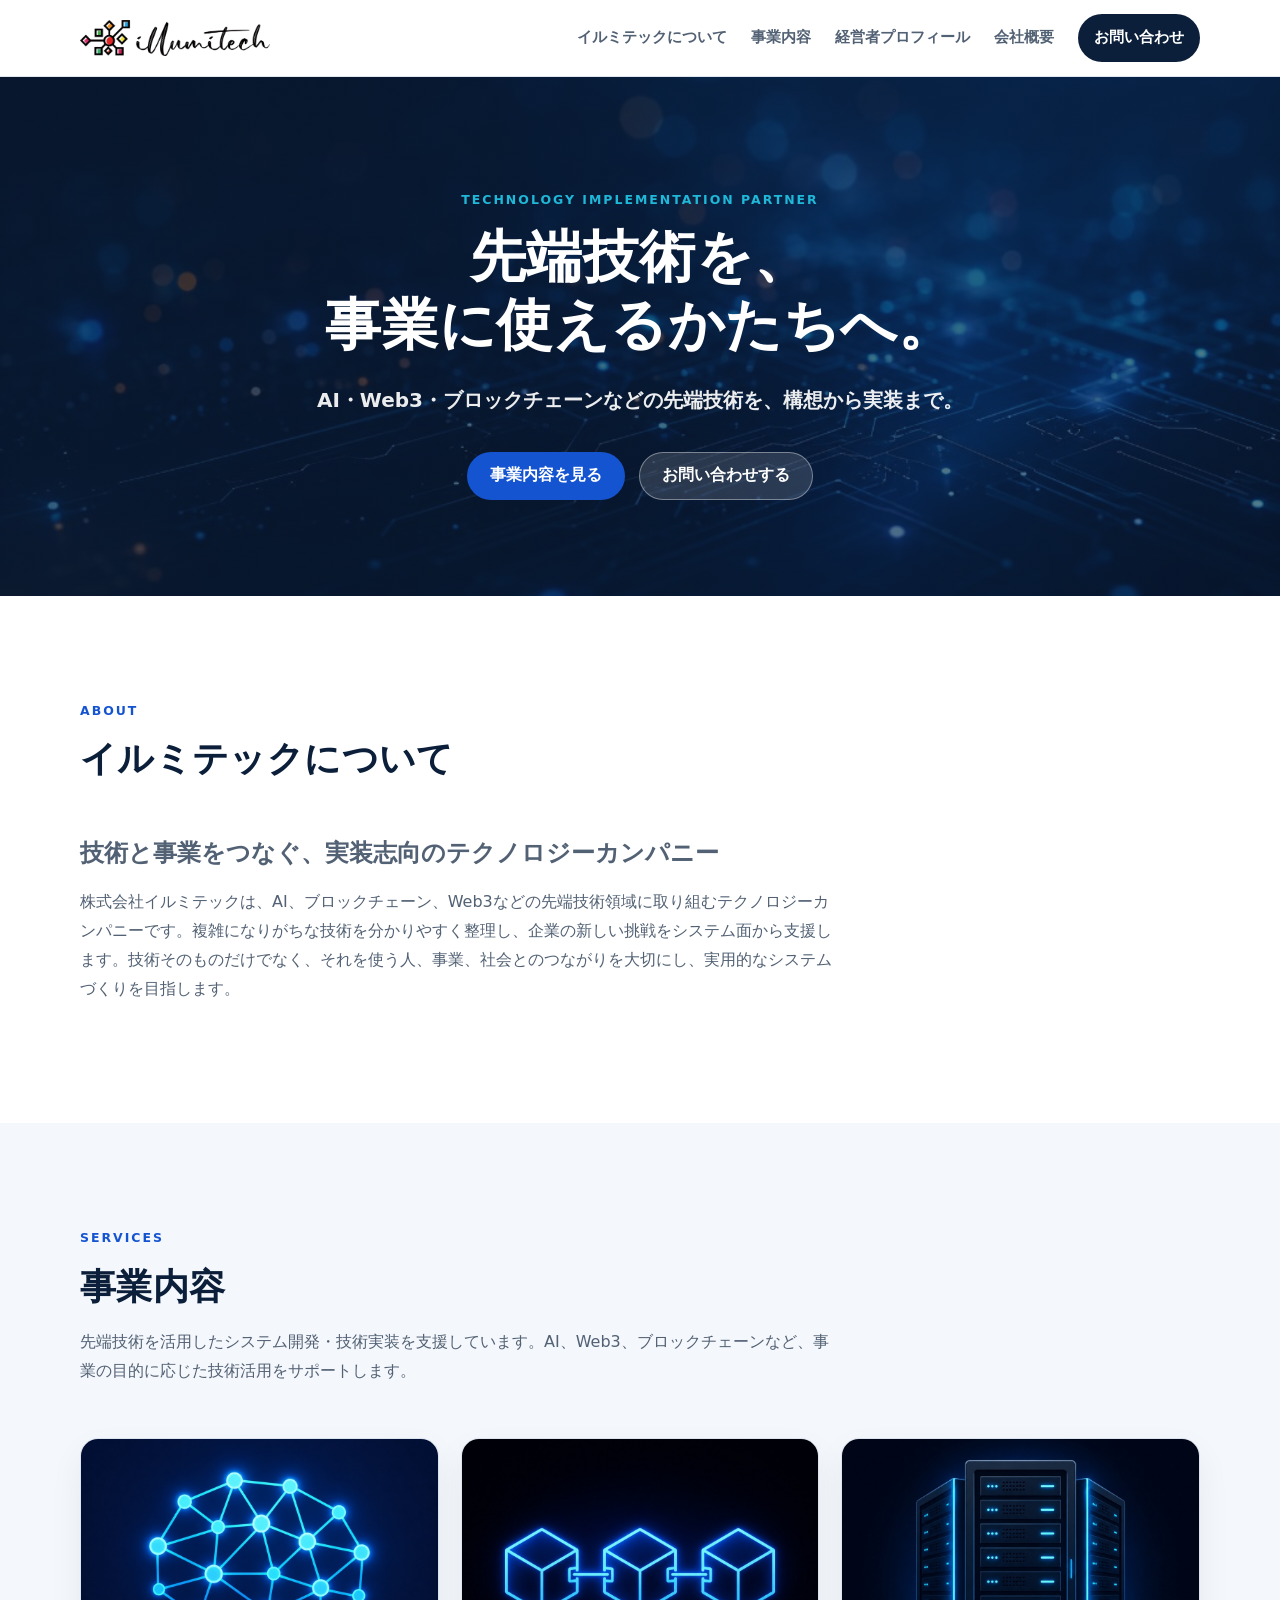
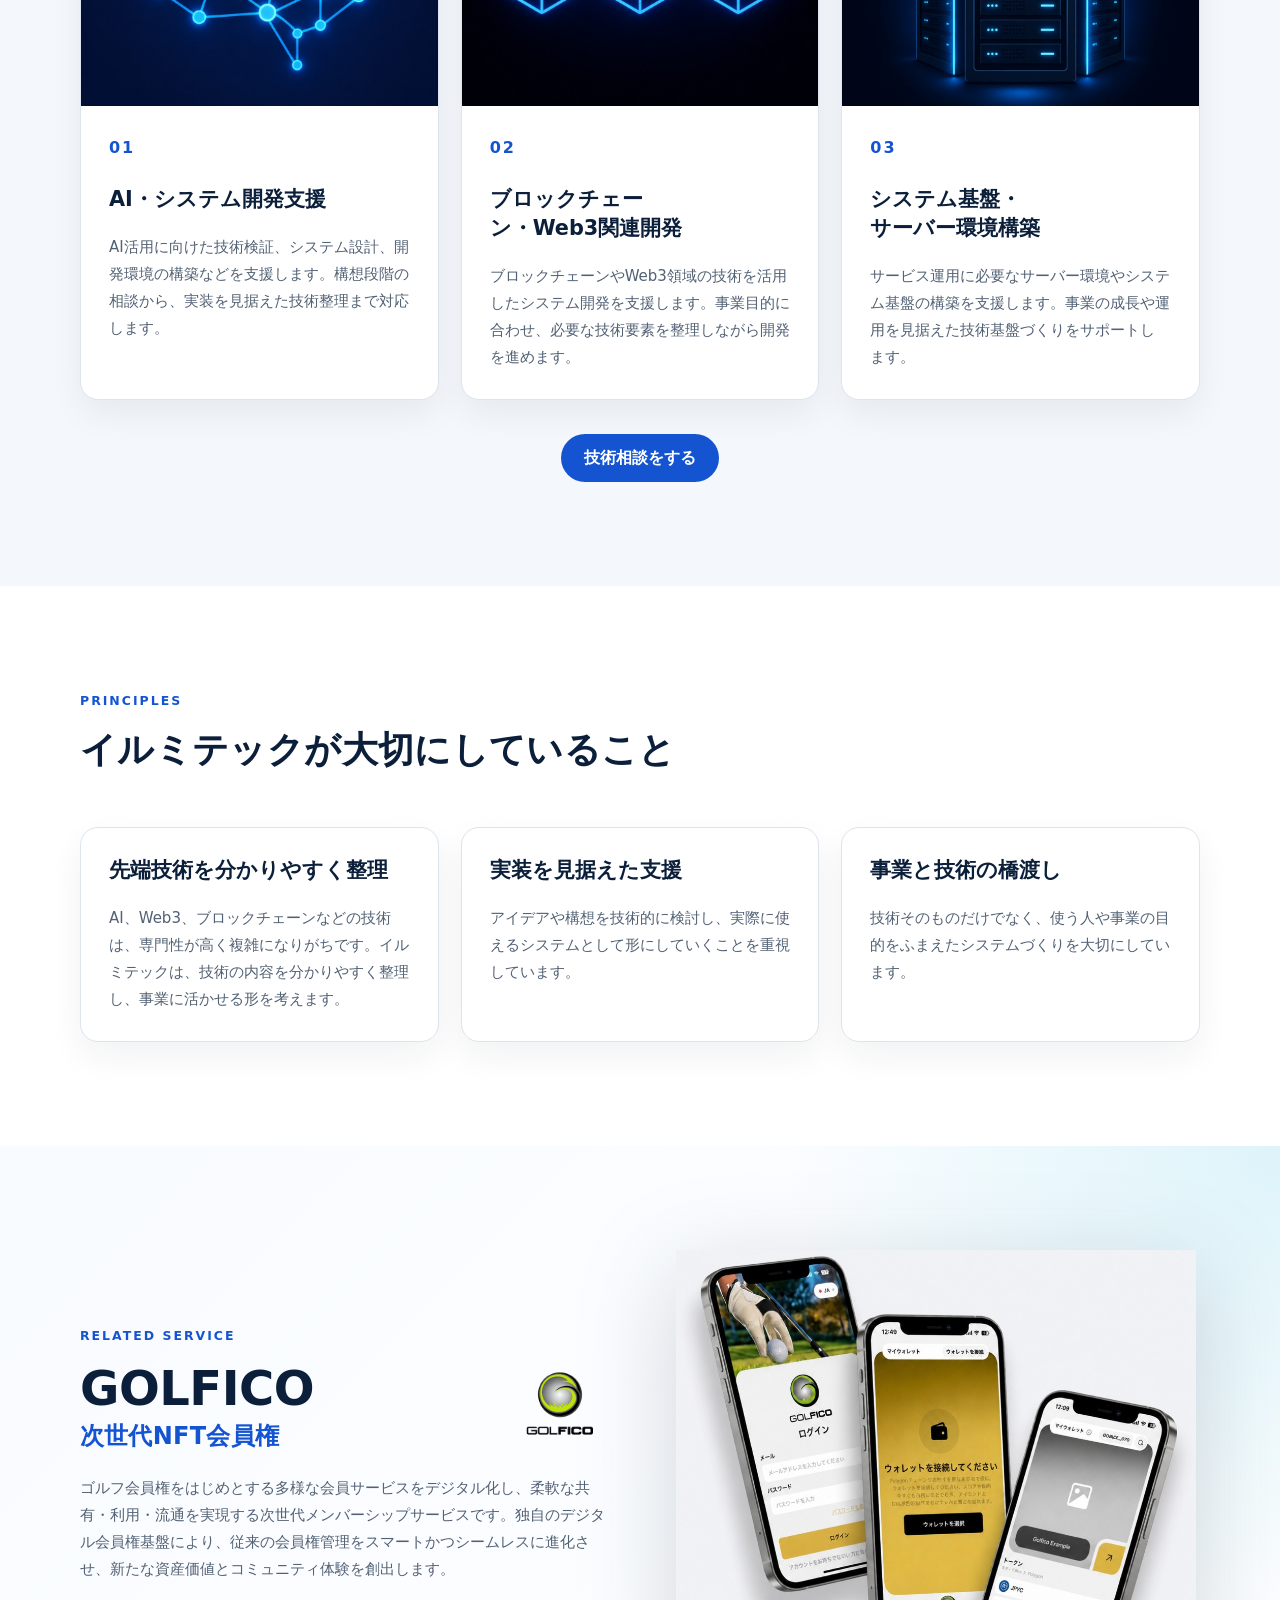
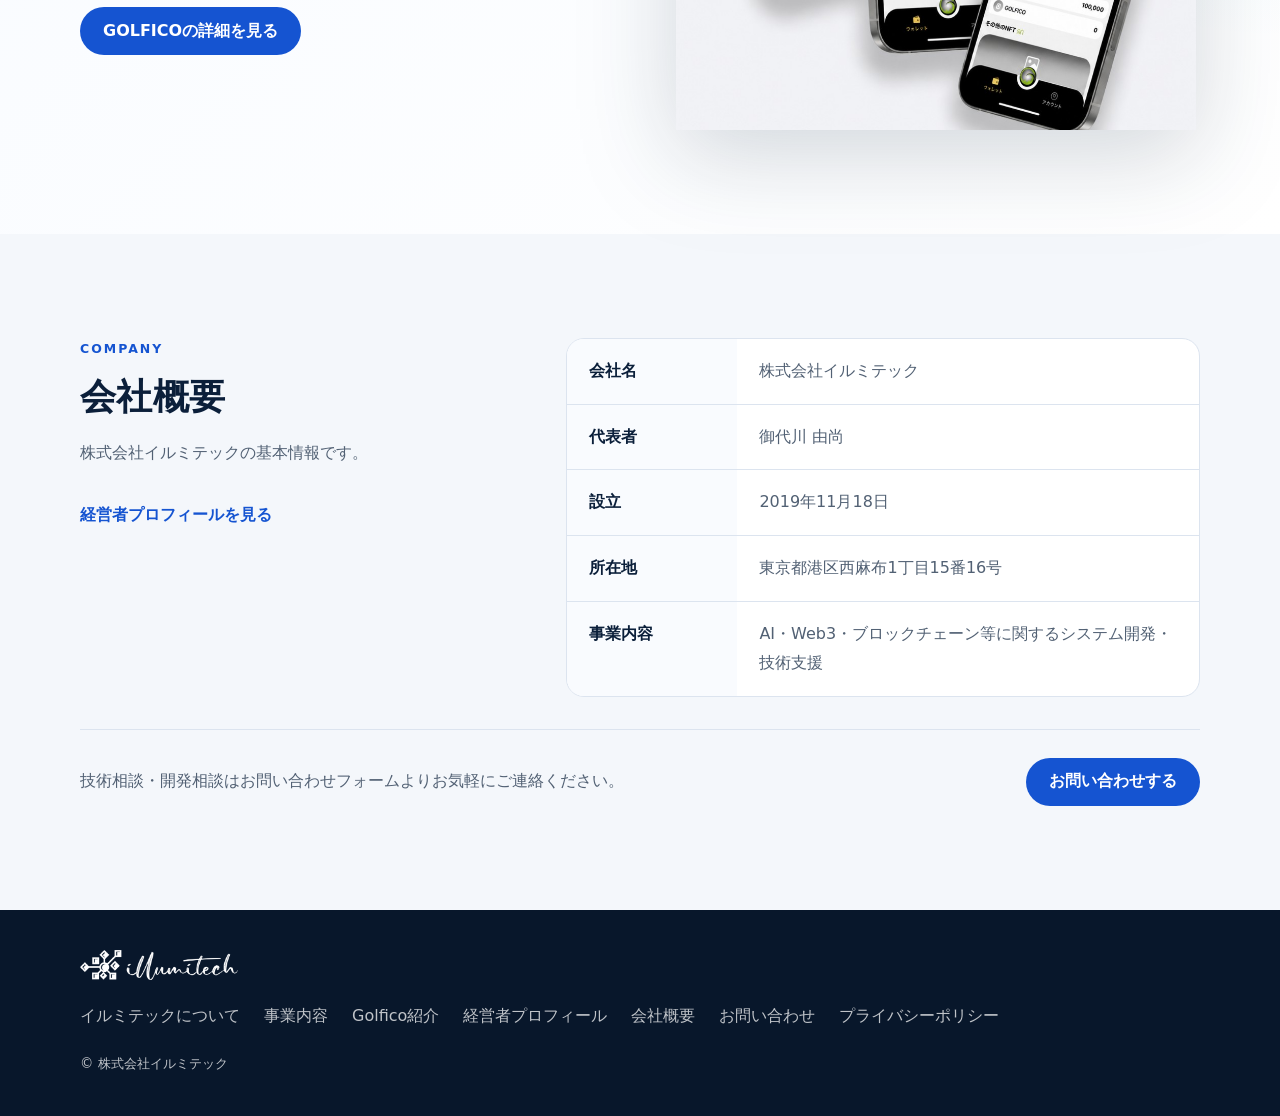
<file: index.html>
<!doctype html>
<html lang="ja">
  <head>
    <meta charset="utf-8" />
    <meta name="viewport" content="width=device-width, initial-scale=1" />
    <meta
      name="description"
      content="株式会社イルミテックは、AI・Web3・ブロックチェーンなどの先端技術領域において、システム設計・開発・実装を支援する会社です。"
    />
    <title>株式会社イルミテック | 先端技術を、事業に使えるかたちへ。</title>
    <link rel="icon" href="assets/images/favicon.png" type="image/png" />
    <link rel="stylesheet" href="assets/css/styles.css" />
    <script src="assets/js/main.js" defer></script>
  </head>
  <body>
    <header class="site-header" data-header>
      <div class="container header-inner">
        <a class="site-logo" href="#top" aria-label="株式会社イルミテック トップへ">
          <img
            src="assets/images/logo-header.png"
            alt="株式会社イルミテック"
            class="site-logo-img"
            height="36"
            loading="eager"
          />
        </a>

        <button class="menu-toggle" type="button" aria-expanded="false" aria-controls="site-nav" data-menu-toggle>
          <span class="menu-toggle-line"></span>
          <span class="menu-toggle-line"></span>
          <span class="menu-toggle-line"></span>
          <span class="sr-only">メニューを開閉する</span>
        </button>

        <nav class="site-nav" id="site-nav" data-site-nav>
          <a href="#about">イルミテックについて</a>
          <a href="#services">事業内容</a>
          <a href="profiles.html">経営者プロフィール</a>
          <a href="#company">会社概要</a>
          <a href="contact.html" class="nav-cta">お問い合わせ</a>
        </nav>
      </div>
    </header>

    <main id="top">
      <section class="hero section">
        <div class="container hero-grid">
          <div class="hero-content">
            <p class="eyebrow">Technology Implementation Partner</p>
            <h1>
              <span class="line">先端技術を、</span><span class="line">事業に使えるかたちへ。</span>
            </h1>
            <p class="hero-lead">
              <span class="nb">AI・Web3・ブロックチェーン</span>などの先端技術を、<span class="nb">構想から実装まで。</span>
            </p>
            <div class="hero-actions">
              <a class="button button-primary" href="#services">事業内容を見る</a>
              <a class="button button-secondary" href="contact.html">お問い合わせする</a>
            </div>
          </div>

        </div>
      </section>

      <section class="section about-section" id="about">
        <div class="container">
          <div class="section-heading">
            <p class="eyebrow">About</p>
            <h2>イルミテックについて</h2>
          </div>
          <div class="section-copy">
            <p class="lead">技術と事業をつなぐ、実装志向のテクノロジーカンパニー</p>
            <p>
              株式会社イルミテックは、AI、ブロックチェーン、Web3などの先端技術領域に取り組むテクノロジーカンパニーです。複雑になりがちな技術を分かりやすく整理し、企業の新しい挑戦をシステム面から支援します。技術そのものだけでなく、それを使う人、事業、社会とのつながりを大切にし、実用的なシステムづくりを目指します。
            </p>
          </div>
        </div>
      </section>

      <section class="section section-muted" id="services">
        <div class="container">
          <div class="section-heading">
            <p class="eyebrow">Services</p>
            <h2>事業内容</h2>
            <p>
              先端技術を活用したシステム開発・技術実装を支援しています。AI、Web3、ブロックチェーンなど、事業の目的に応じた技術活用をサポートします。
            </p>
          </div>

          <div class="card-grid services-grid">
            <article class="service-card">
              <div class="service-card-image">
                <img src="assets/images/service-ai.png" alt="AIニューラルネットワークのイメージ" width="400" height="400" loading="lazy" />
              </div>
              <div class="service-card-body">
                <span class="card-number">01</span>
                <h3>AI・システム開発支援</h3>
                <p>
                  AI活用に向けた技術検証、システム設計、開発環境の構築などを支援します。構想段階の相談から、実装を見据えた技術整理まで対応します。
                </p>
              </div>
            </article>

            <article class="service-card">
              <div class="service-card-image">
                <img src="assets/images/service-blockchain.png" alt="ブロックチェーンのイメージ" width="400" height="400" loading="lazy" />
              </div>
              <div class="service-card-body">
                <span class="card-number">02</span>
                <h3>ブロックチェーン・Web3関連開発</h3>
                <p>
                  ブロックチェーンやWeb3領域の技術を活用したシステム開発を支援します。事業目的に合わせ、必要な技術要素を整理しながら開発を進めます。
                </p>
              </div>
            </article>

            <article class="service-card">
              <div class="service-card-image">
                <img src="assets/images/service-server.png" alt="サーバー基盤のイメージ" width="400" height="400" loading="lazy" />
              </div>
              <div class="service-card-body">
                <span class="card-number">03</span>
                <h3>システム基盤・サーバー環境構築</h3>
                <p>
                  サービス運用に必要なサーバー環境やシステム基盤の構築を支援します。事業の成長や運用を見据えた技術基盤づくりをサポートします。
                </p>
              </div>
            </article>
          </div>

          <div class="section-action">
            <a class="button button-primary" href="contact.html">技術相談をする</a>
          </div>
        </div>
      </section>

      <section class="section" id="strengths">
        <div class="container">
          <div class="section-heading">
            <p class="eyebrow">Principles</p>
            <h2>イルミテックが大切にしていること</h2>
          </div>

          <div class="card-grid strengths-grid">
            <article class="principle-card">
              <h3>先端技術を分かりやすく整理</h3>
              <p>
                AI、Web3、ブロックチェーンなどの技術は、専門性が高く複雑になりがちです。イルミテックは、技術の内容を分かりやすく整理し、事業に活かせる形を考えます。
              </p>
            </article>

            <article class="principle-card">
              <h3>実装を見据えた支援</h3>
              <p>
                アイデアや構想を技術的に検討し、実際に使えるシステムとして形にしていくことを重視しています。
              </p>
            </article>

            <article class="principle-card">
              <h3>事業と技術の橋渡し</h3>
              <p>
                技術そのものだけでなく、使う人や事業の目的をふまえたシステムづくりを大切にしています。
              </p>
            </article>
          </div>
        </div>
      </section>

      <section class="section related-section" id="golfico">
        <div class="container golfico-showcase">
          <div class="golfico-body">
            <p class="eyebrow">Related Service</p>
            <div class="golfico-header">
              <h2 class="golfico-title">
                <span class="golfico-title-name">GOLFICO</span>
                <span class="golfico-title-sub">次世代NFT会員権</span>
              </h2>
              <img
                src="assets/images/golfico-logo.png"
                alt="GOLFICO"
                class="golfico-inline-logo"
                width="110"
                height="110"
                loading="lazy"
              />
            </div>
            <p>
              ゴルフ会員権をはじめとする多様な会員サービスをデジタル化し、柔軟な共有・利用・流通を実現する次世代メンバーシップサービスです。独自のデジタル会員権基盤により、従来の会員権管理をスマートかつシームレスに進化させ、新たな資産価値とコミュニティ体験を創出します。
            </p>
            <a class="button button-primary" href="https://golfico.illumitech.jp" target="_blank" rel="noopener">GOLFICOの詳細を見る</a>
          </div>
          <div class="golfico-app-wrap">
            <img
              src="assets/images/golfico-app.png"
              alt="GOLFICOアプリのスクリーンショット"
              class="golfico-app-img"
              width="1024"
              height="944"
              loading="lazy"
            />
          </div>
        </div>
      </section>

      <section class="section section-muted" id="company">
        <div class="container company-grid">
          <div>
            <p class="eyebrow">Company</p>
            <h2>会社概要</h2>
            <p class="section-description">株式会社イルミテックの基本情報です。</p>
            <a class="text-link" href="profiles.html">経営者プロフィールを見る</a>
          </div>

          <dl class="company-list">
            <div>
              <dt>会社名</dt>
              <dd>株式会社イルミテック</dd>
            </div>
            <div>
              <dt>代表者</dt>
              <dd>御代川 由尚</dd>
            </div>
            <div>
              <dt>設立</dt>
              <dd>2019年11月18日</dd>
            </div>
            <div>
              <dt>所在地</dt>
              <dd>東京都港区西麻布1丁目15番16号</dd>
            </div>
            <div>
              <dt>事業内容</dt>
              <dd>AI・Web3・ブロックチェーン等に関するシステム開発・技術支援</dd>
            </div>
          </dl>
        </div>
        <div class="container company-contact-cta">
          <p>技術相談・開発相談はお問い合わせフォームよりお気軽にご連絡ください。</p>
          <a class="button button-primary" href="contact.html">お問い合わせする</a>
        </div>
      </section>

    </main>

    <footer class="site-footer">
      <div class="container footer-inner">
        <a class="footer-logo" href="#top" aria-label="株式会社イルミテック トップへ">
          <img
            src="assets/images/logo-header.png"
            alt="株式会社イルミテック"
            class="footer-logo-img"
            height="30"
            loading="lazy"
          />
        </a>
        <nav class="footer-nav" aria-label="フッターナビゲーション">
          <a href="#about">イルミテックについて</a>
          <a href="#services">事業内容</a>
          <a href="#golfico">Golfico紹介</a>
          <a href="profiles.html">経営者プロフィール</a>
          <a href="#company">会社概要</a>
          <a href="contact.html">お問い合わせ</a>
          <a href="privacy.html">プライバシーポリシー</a>
        </nav>
        <small>&copy; 株式会社イルミテック</small>
      </div>
    </footer>
  </body>
</html>
</file>
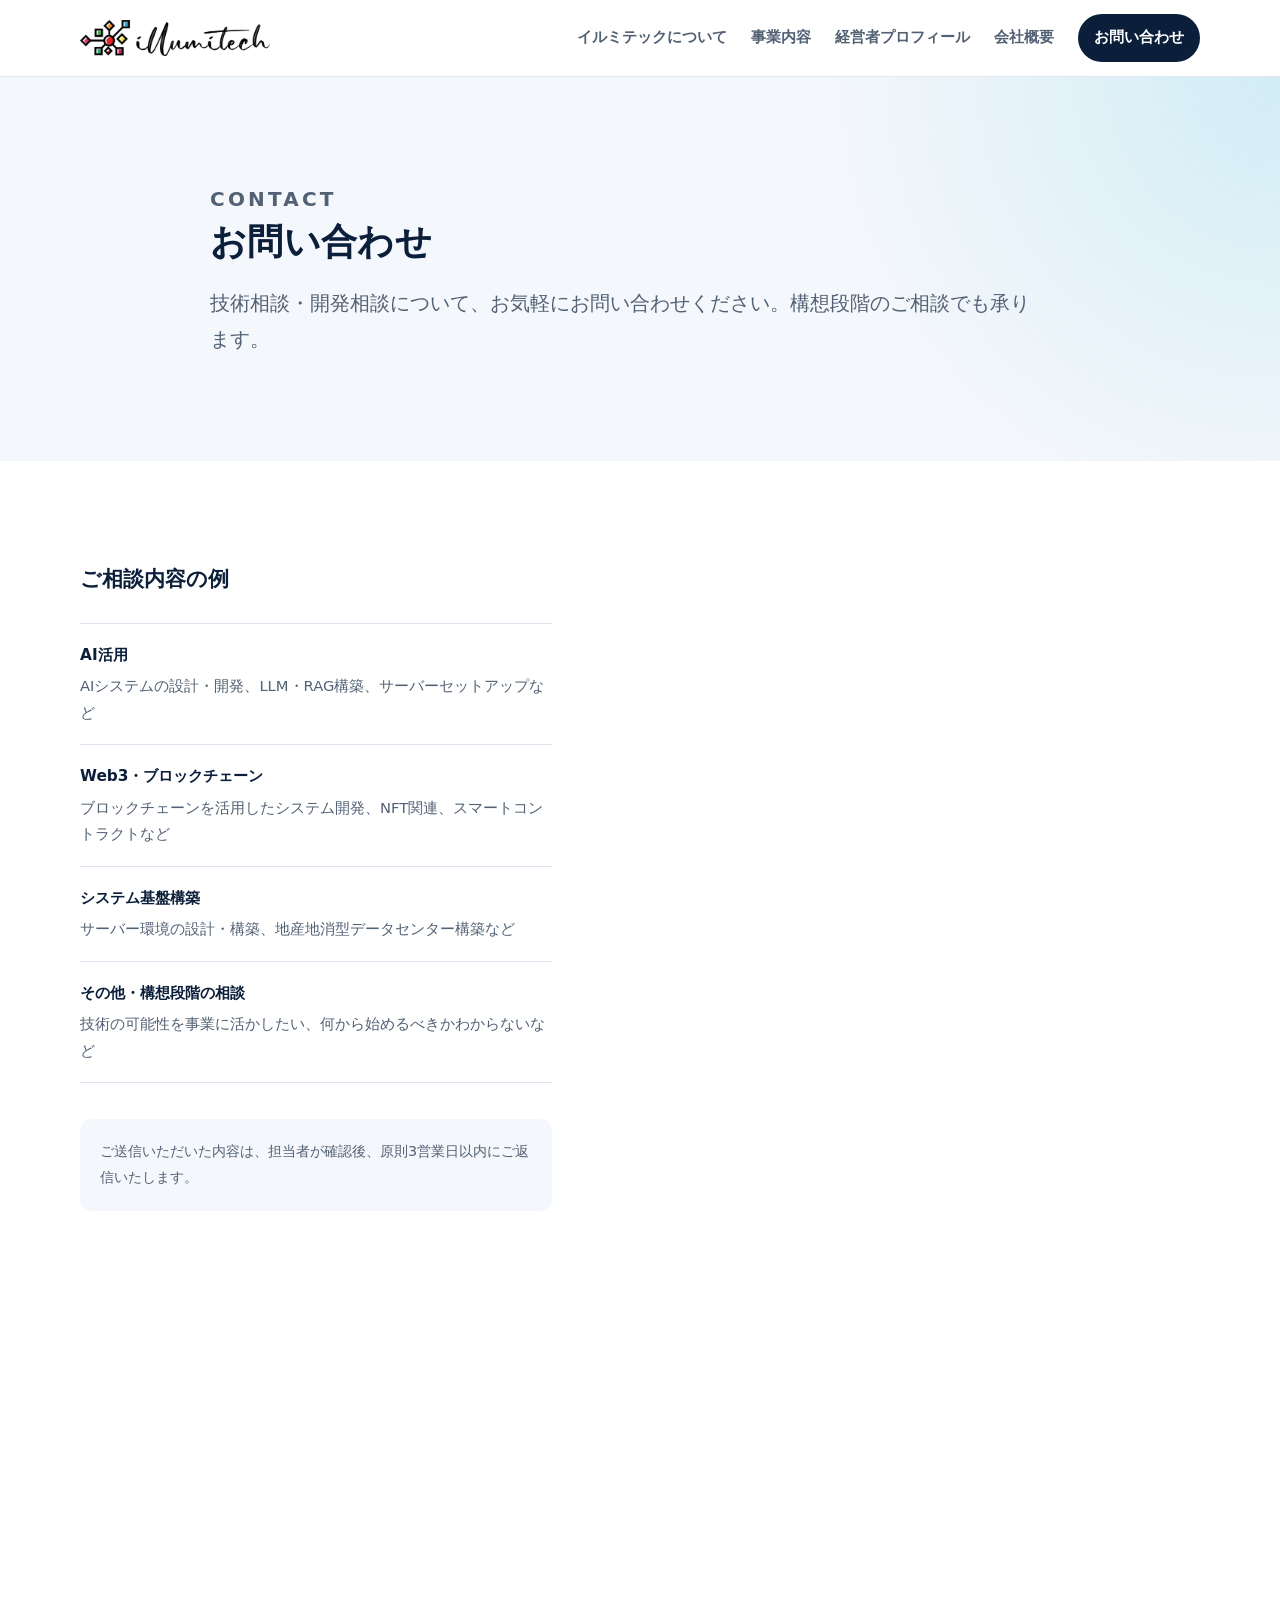
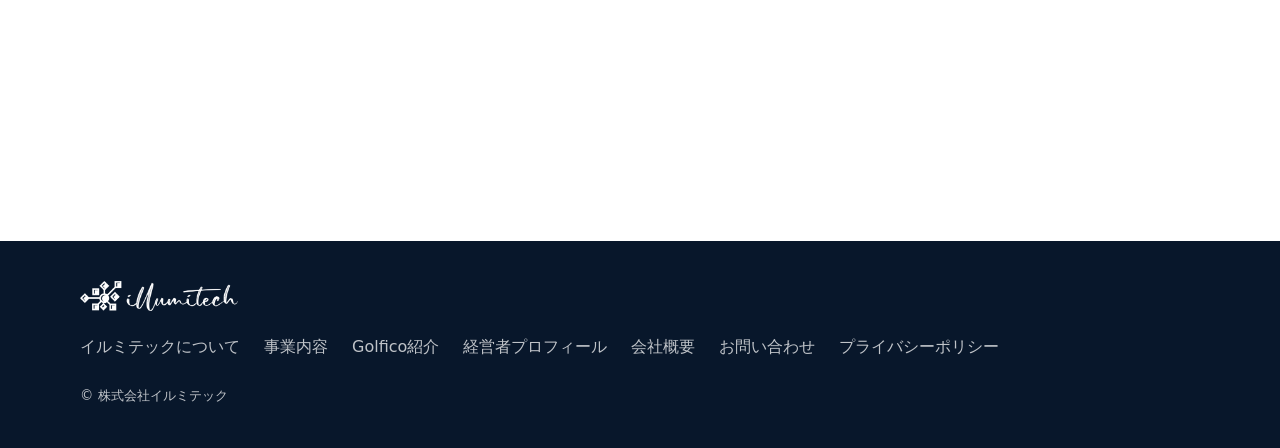
<file: contact.html>
<!doctype html>
<html lang="ja">
  <head>
    <meta charset="utf-8" />
    <meta name="viewport" content="width=device-width, initial-scale=1" />
    <meta
      name="description"
      content="株式会社イルミテックへのお問い合わせページです。AI・Web3・ブロックチェーン関連のシステム開発・技術相談をお気軽にご相談ください。"
    />
    <title>お問い合わせ | 株式会社イルミテック</title>
    <link rel="icon" href="assets/images/favicon.png" type="image/png" />
    <link rel="stylesheet" href="assets/css/styles.css" />
    <script src="assets/js/main.js" defer></script>
  </head>
  <body>
    <header class="site-header" data-header>
      <div class="container header-inner">
        <a class="site-logo" href="index.html" aria-label="株式会社イルミテック トップへ">
          <img
            src="assets/images/logo-header.png"
            alt="株式会社イルミテック"
            class="site-logo-img"
            height="36"
            loading="eager"
          />
        </a>

        <button class="menu-toggle" type="button" aria-expanded="false" aria-controls="site-nav" data-menu-toggle>
          <span class="menu-toggle-line"></span>
          <span class="menu-toggle-line"></span>
          <span class="menu-toggle-line"></span>
          <span class="sr-only">メニューを開閉する</span>
        </button>

        <nav class="site-nav" id="site-nav" data-site-nav>
          <a href="index.html#about">イルミテックについて</a>
          <a href="index.html#services">事業内容</a>
          <a href="profiles.html">経営者プロフィール</a>
          <a href="index.html#company">会社概要</a>
          <a href="contact.html" class="nav-cta" aria-current="page">お問い合わせ</a>
        </nav>
      </div>
    </header>

    <main>
      <section class="page-hero section">
        <div class="container page-hero-inner">
          <p class="eyebrow">Contact</p>
          <h1>お問い合わせ</h1>
          <p>
            技術相談・開発相談について、お気軽にお問い合わせください。構想段階のご相談でも承ります。
          </p>
        </div>
      </section>

      <section class="section">
        <div class="container contact-page-grid">
          <div class="contact-page-info">
            <h2>ご相談内容の例</h2>
            <ul class="contact-topics">
              <li>
                <strong>AI活用</strong>
                <span>AIシステムの設計・開発、LLM・RAG構築、サーバーセットアップなど</span>
              </li>
              <li>
                <strong>Web3・ブロックチェーン</strong>
                <span>ブロックチェーンを活用したシステム開発、NFT関連、スマートコントラクトなど</span>
              </li>
              <li>
                <strong>システム基盤構築</strong>
                <span>サーバー環境の設計・構築、地産地消型データセンター構築など</span>
              </li>
              <li>
                <strong>その他・構想段階の相談</strong>
                <span>技術の可能性を事業に活かしたい、何から始めるべきかわからないなど</span>
              </li>
            </ul>

            <div class="contact-note">
              <p>
                ご送信いただいた内容は、担当者が確認後、原則3営業日以内にご返信いたします。
              </p>
            </div>
          </div>

          <div class="contact-page-form-wrap">
            <iframe
              class="gform-iframe"
              src="https://docs.google.com/forms/d/e/1FAIpQLSeO542EFDXuAt5ZcGo-c73-3ImQnlW9kMUa9gy9MMEh8dxUVQ/viewform?embedded=true"
              height="1172"
              frameborder="0"
              marginheight="0"
              marginwidth="0"
              title="お問い合わせフォーム"
            >読み込んでいます…</iframe>
          </div>
        </div>
      </section>
    </main>

    <footer class="site-footer">
      <div class="container footer-inner">
        <a class="footer-logo" href="index.html" aria-label="株式会社イルミテック トップへ">
          <img
            src="assets/images/logo-header.png"
            alt="株式会社イルミテック"
            class="footer-logo-img"
            height="30"
            loading="lazy"
          />
        </a>
        <nav class="footer-nav" aria-label="フッターナビゲーション">
          <a href="index.html#about">イルミテックについて</a>
          <a href="index.html#services">事業内容</a>
          <a href="index.html#golfico">Golfico紹介</a>
          <a href="profiles.html">経営者プロフィール</a>
          <a href="index.html#company">会社概要</a>
          <a href="contact.html" aria-current="page">お問い合わせ</a>
          <a href="privacy.html">プライバシーポリシー</a>
        </nav>
        <small>&copy; 株式会社イルミテック</small>
      </div>
    </footer>
  </body>
</html>
</file>
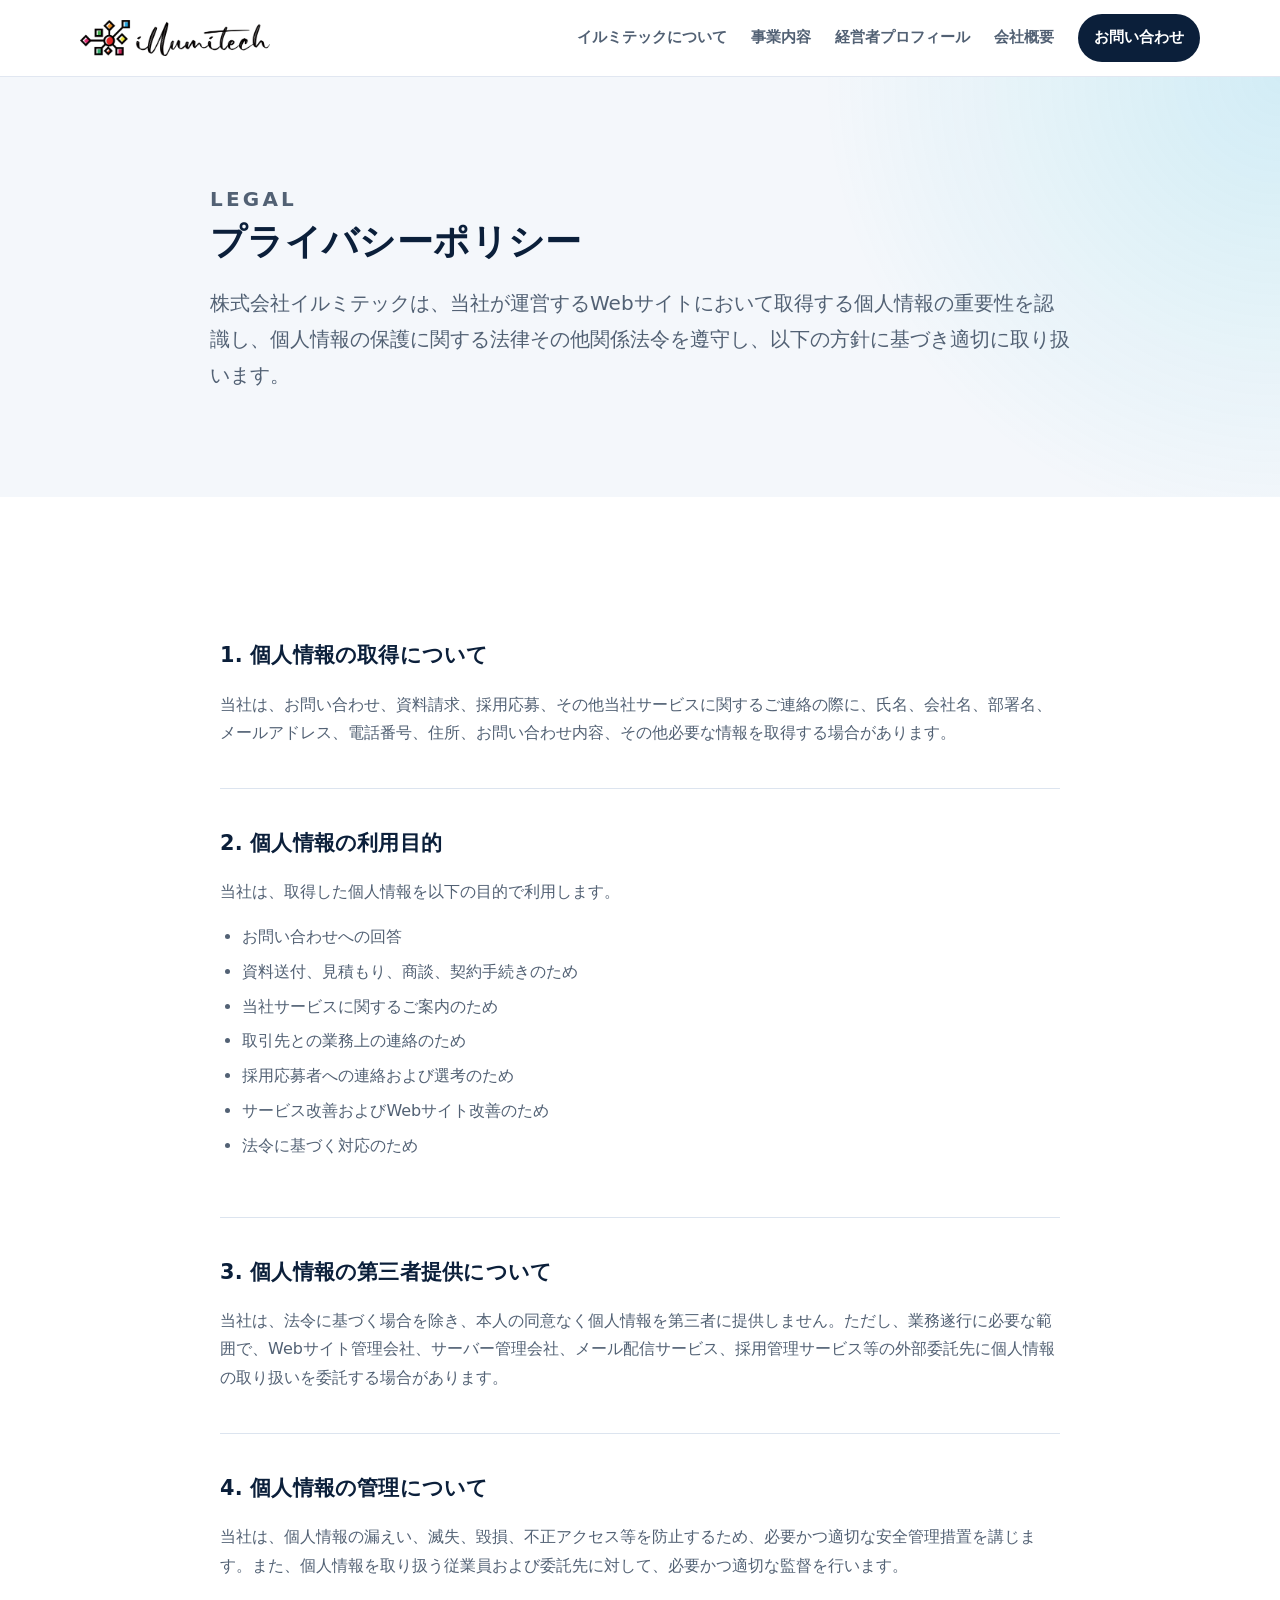
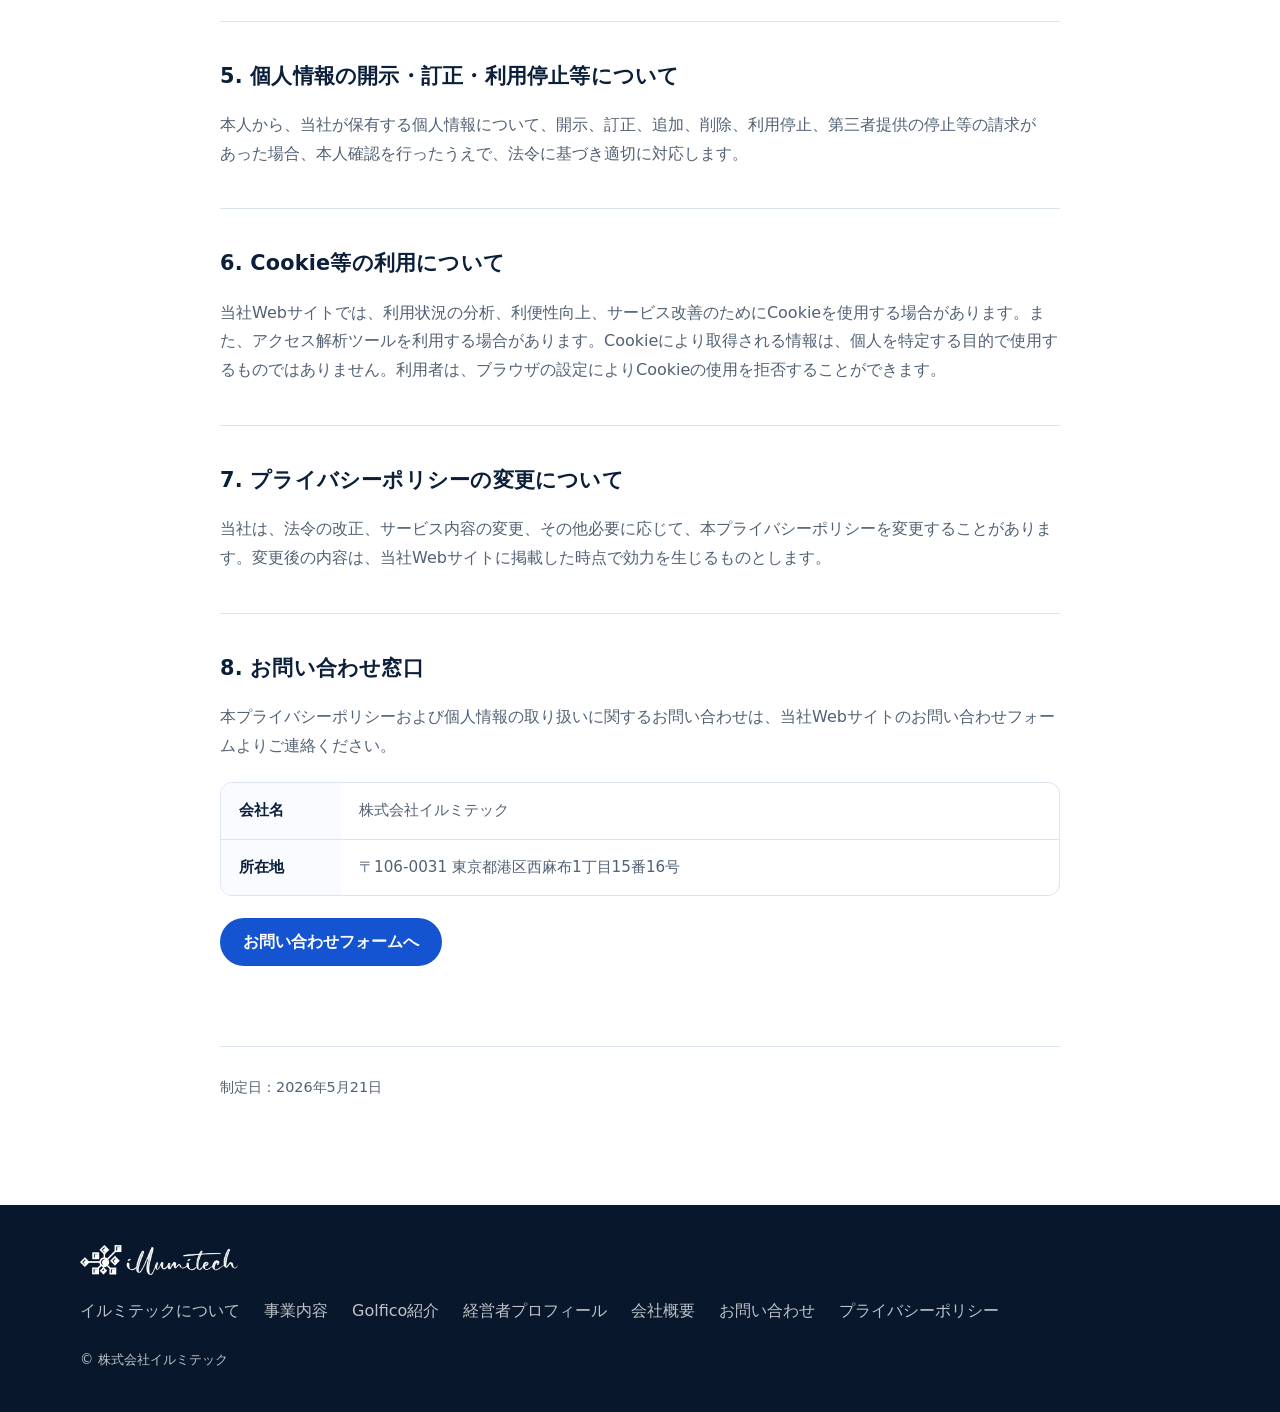
<file: privacy.html>
<!doctype html>
<html lang="ja">
  <head>
    <meta charset="utf-8" />
    <meta name="viewport" content="width=device-width, initial-scale=1" />
    <meta
      name="description"
      content="株式会社イルミテックのプライバシーポリシーです。個人情報の取得・利用目的・管理方針について定めています。"
    />
    <title>プライバシーポリシー | 株式会社イルミテック</title>
    <link rel="icon" href="assets/images/favicon.png" type="image/png" />
    <link rel="stylesheet" href="assets/css/styles.css" />
    <link rel="stylesheet" href="assets/css/legal.css" />
    <script src="assets/js/main.js" defer></script>
  </head>
  <body>
    <header class="site-header" data-header>
      <div class="container header-inner">
        <a class="site-logo" href="index.html" aria-label="株式会社イルミテック トップへ">
          <img
            src="assets/images/logo-header.png"
            alt="株式会社イルミテック"
            class="site-logo-img"
            height="36"
            loading="eager"
          />
        </a>

        <button class="menu-toggle" type="button" aria-expanded="false" aria-controls="site-nav" data-menu-toggle>
          <span class="menu-toggle-line"></span>
          <span class="menu-toggle-line"></span>
          <span class="menu-toggle-line"></span>
          <span class="sr-only">メニューを開閉する</span>
        </button>

        <nav class="site-nav" id="site-nav" data-site-nav>
          <a href="index.html#about">イルミテックについて</a>
          <a href="index.html#services">事業内容</a>
          <a href="profiles.html">経営者プロフィール</a>
          <a href="index.html#company">会社概要</a>
          <a href="contact.html" class="nav-cta">お問い合わせ</a>
        </nav>
      </div>
    </header>

    <main>
      <section class="page-hero section">
        <div class="container page-hero-inner">
          <p class="eyebrow">Legal</p>
          <h1>プライバシーポリシー</h1>
          <p>
            株式会社イルミテックは、当社が運営するWebサイトにおいて取得する個人情報の重要性を認識し、個人情報の保護に関する法律その他関係法令を遵守し、以下の方針に基づき適切に取り扱います。
          </p>
        </div>
      </section>

      <section class="section">
        <div class="container legal-body">
          <article class="legal-article">
            <h2>1. 個人情報の取得について</h2>
            <p>
              当社は、お問い合わせ、資料請求、採用応募、その他当社サービスに関するご連絡の際に、氏名、会社名、部署名、メールアドレス、電話番号、住所、お問い合わせ内容、その他必要な情報を取得する場合があります。
            </p>
          </article>

          <article class="legal-article">
            <h2>2. 個人情報の利用目的</h2>
            <p>当社は、取得した個人情報を以下の目的で利用します。</p>
            <ul>
              <li>お問い合わせへの回答</li>
              <li>資料送付、見積もり、商談、契約手続きのため</li>
              <li>当社サービスに関するご案内のため</li>
              <li>取引先との業務上の連絡のため</li>
              <li>採用応募者への連絡および選考のため</li>
              <li>サービス改善およびWebサイト改善のため</li>
              <li>法令に基づく対応のため</li>
            </ul>
          </article>

          <article class="legal-article">
            <h2>3. 個人情報の第三者提供について</h2>
            <p>
              当社は、法令に基づく場合を除き、本人の同意なく個人情報を第三者に提供しません。ただし、業務遂行に必要な範囲で、Webサイト管理会社、サーバー管理会社、メール配信サービス、採用管理サービス等の外部委託先に個人情報の取り扱いを委託する場合があります。
            </p>
          </article>

          <article class="legal-article">
            <h2>4. 個人情報の管理について</h2>
            <p>
              当社は、個人情報の漏えい、滅失、毀損、不正アクセス等を防止するため、必要かつ適切な安全管理措置を講じます。また、個人情報を取り扱う従業員および委託先に対して、必要かつ適切な監督を行います。
            </p>
          </article>

          <article class="legal-article">
            <h2>5. 個人情報の開示・訂正・利用停止等について</h2>
            <p>
              本人から、当社が保有する個人情報について、開示、訂正、追加、削除、利用停止、第三者提供の停止等の請求があった場合、本人確認を行ったうえで、法令に基づき適切に対応します。
            </p>
          </article>

          <article class="legal-article">
            <h2>6. Cookie等の利用について</h2>
            <p>
              当社Webサイトでは、利用状況の分析、利便性向上、サービス改善のためにCookieを使用する場合があります。また、アクセス解析ツールを利用する場合があります。Cookieにより取得される情報は、個人を特定する目的で使用するものではありません。利用者は、ブラウザの設定によりCookieの使用を拒否することができます。
            </p>
          </article>

          <article class="legal-article">
            <h2>7. プライバシーポリシーの変更について</h2>
            <p>
              当社は、法令の改正、サービス内容の変更、その他必要に応じて、本プライバシーポリシーを変更することがあります。変更後の内容は、当社Webサイトに掲載した時点で効力を生じるものとします。
            </p>
          </article>

          <article class="legal-article">
            <h2>8. お問い合わせ窓口</h2>
            <p>
              本プライバシーポリシーおよび個人情報の取り扱いに関するお問い合わせは、当社Webサイトのお問い合わせフォームよりご連絡ください。
            </p>
            <dl class="legal-info">
              <div>
                <dt>会社名</dt>
                <dd>株式会社イルミテック</dd>
              </div>
              <div>
                <dt>所在地</dt>
                <dd>〒106-0031 東京都港区西麻布1丁目15番16号</dd>
              </div>
            </dl>
            <a class="button button-primary" href="index.html#contact">お問い合わせフォームへ</a>
          </article>

          <div class="legal-dates">
            <p>制定日：<time datetime="2026-05-21">2026年5月21日</time></p>
          </div>
        </div>
      </section>
    </main>

    <footer class="site-footer">
      <div class="container footer-inner">
        <a class="footer-logo" href="index.html" aria-label="株式会社イルミテック トップへ">
          <img
            src="assets/images/logo-header.png"
            alt="株式会社イルミテック"
            class="footer-logo-img"
            height="30"
            loading="lazy"
          />
        </a>
        <nav class="footer-nav" aria-label="フッターナビゲーション">
          <a href="index.html#about">イルミテックについて</a>
          <a href="index.html#services">事業内容</a>
          <a href="index.html#golfico">Golfico紹介</a>
          <a href="profiles.html">経営者プロフィール</a>
          <a href="index.html#company">会社概要</a>
          <a href="index.html#contact">お問い合わせ</a>
          <a href="privacy.html" aria-current="page">プライバシーポリシー</a>
        </nav>
        <small>&copy; 株式会社イルミテック</small>
      </div>
    </footer>
  </body>
</html>
</file>
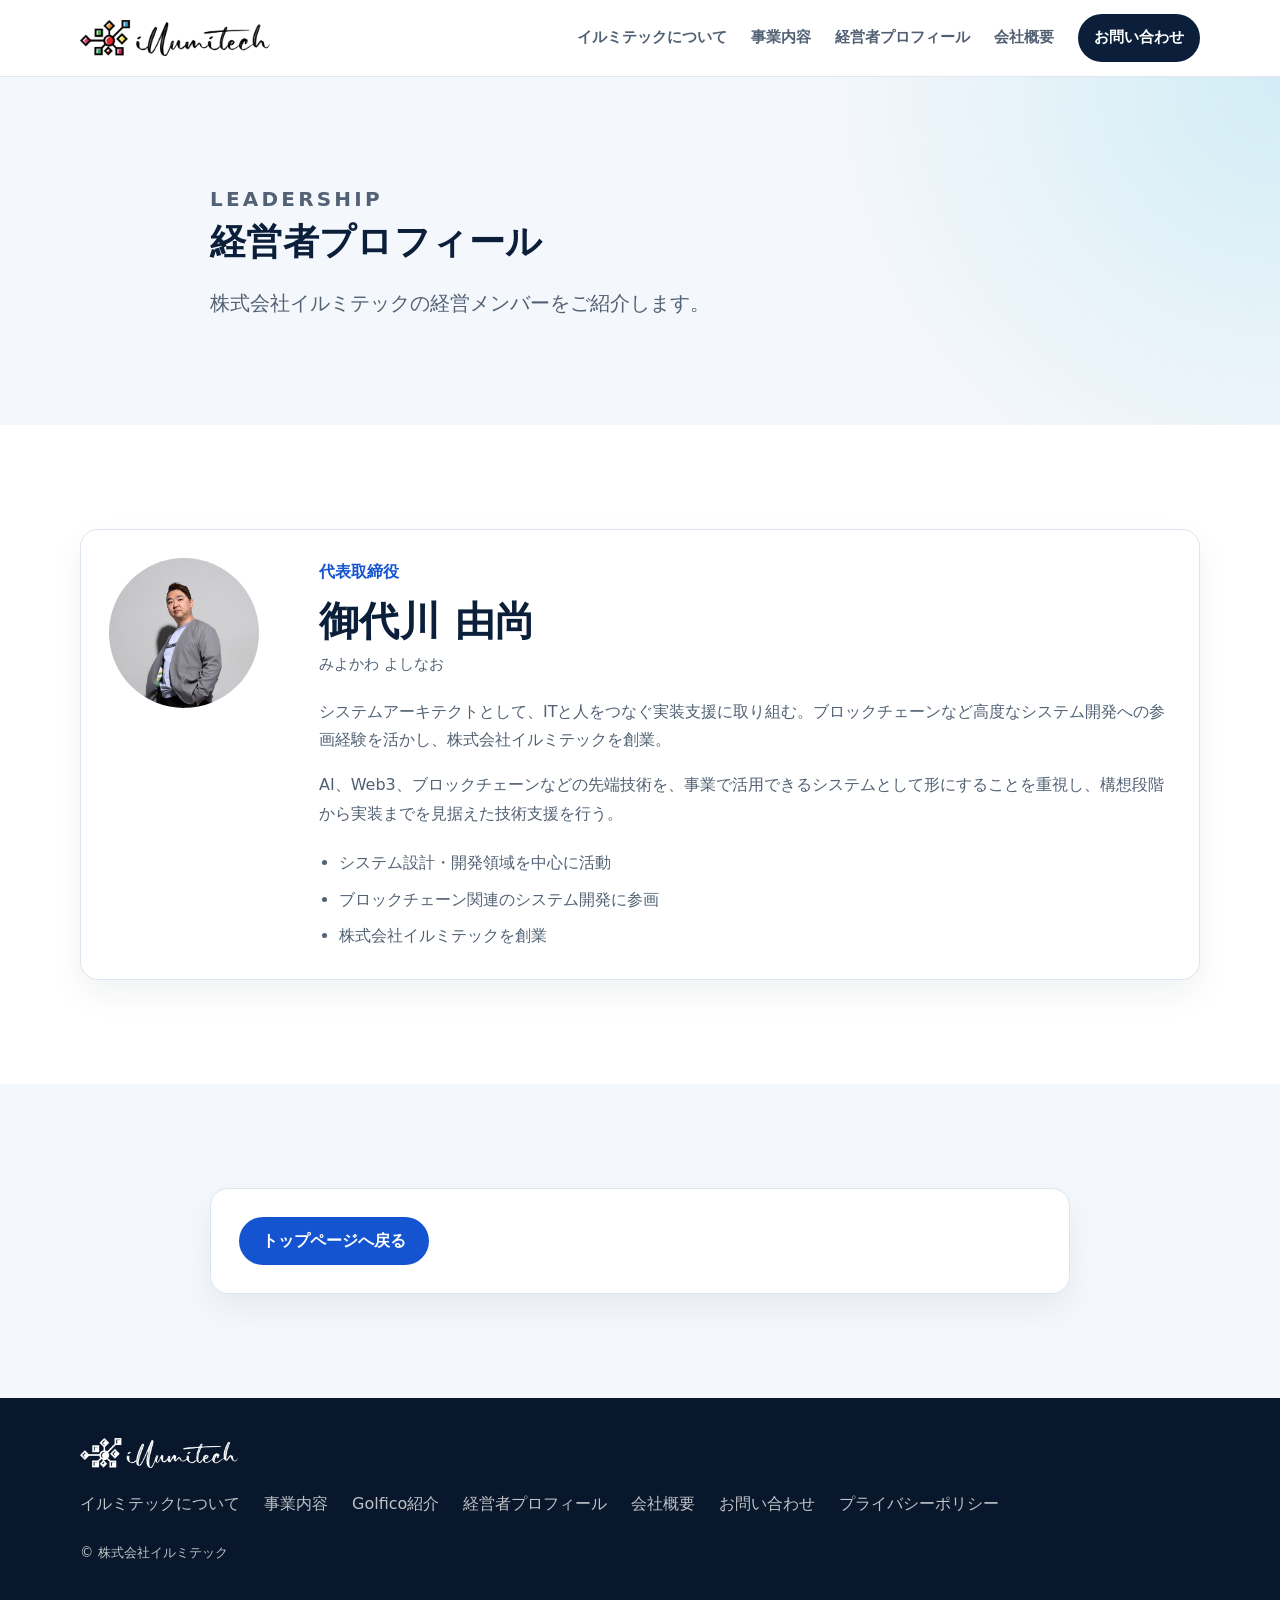
<file: profiles.html>
<!doctype html>
<html lang="ja">
  <head>
    <meta charset="utf-8" />
    <meta name="viewport" content="width=device-width, initial-scale=1" />
    <meta
      name="description"
      content="株式会社イルミテックの代表取締役・御代川 由尚のプロフィールページです。"
    />
    <title>経営者プロフィール | 株式会社イルミテック</title>
    <link rel="icon" href="assets/images/favicon.png" type="image/png" />
    <link rel="stylesheet" href="assets/css/styles.css" />
    <script src="assets/js/main.js" defer></script>
  </head>
  <body>
    <header class="site-header" data-header>
      <div class="container header-inner">
        <a class="site-logo" href="index.html" aria-label="株式会社イルミテック トップへ">
          <img
            src="assets/images/logo-header.png"
            alt="株式会社イルミテック"
            class="site-logo-img"
            height="36"
            loading="eager"
          />
        </a>

        <button class="menu-toggle" type="button" aria-expanded="false" aria-controls="site-nav" data-menu-toggle>
          <span class="menu-toggle-line"></span>
          <span class="menu-toggle-line"></span>
          <span class="menu-toggle-line"></span>
          <span class="sr-only">メニューを開閉する</span>
        </button>

        <nav class="site-nav" id="site-nav" data-site-nav>
          <a href="index.html#about">イルミテックについて</a>
          <a href="index.html#services">事業内容</a>
          <a href="profiles.html" aria-current="page">経営者プロフィール</a>
          <a href="index.html#company">会社概要</a>
          <a href="contact.html" class="nav-cta">お問い合わせ</a>
        </nav>
      </div>
    </header>

    <main>
      <section class="page-hero section">
        <div class="container page-hero-inner">
          <p class="eyebrow">Leadership</p>
          <h1>経営者プロフィール</h1>
          <p>
            株式会社イルミテックの経営メンバーをご紹介します。
          </p>
        </div>
      </section>

      <section class="section">
        <div class="container profile-grid">
          <article class="profile-card">
            <div class="profile-photo profile-photo--real">
              <img src="assets/images/profile-miyokawa.png" alt="御代川 由尚" width="400" height="600" loading="lazy" />
            </div>
            <div class="profile-body">
              <p class="profile-role">代表取締役</p>
              <h2>御代川 由尚</h2>
              <p class="profile-kana">みよかわ よしなお</p>
              <p>
                システムアーキテクトとして、ITと人をつなぐ実装支援に取り組む。ブロックチェーンなど高度なシステム開発への参画経験を活かし、株式会社イルミテックを創業。
              </p>
              <p>
                AI、Web3、ブロックチェーンなどの先端技術を、事業で活用できるシステムとして形にすることを重視し、構想段階から実装までを見据えた技術支援を行う。
              </p>
              <ul class="profile-list">
                <li>システム設計・開発領域を中心に活動</li>
                <li>ブロックチェーン関連のシステム開発に参画</li>
                <li>株式会社イルミテックを創業</li>
              </ul>
            </div>
          </article>

        </div>
      </section>

      <section class="section section-muted">
        <div class="container profile-note">
          <a class="button button-primary" href="index.html">トップページへ戻る</a>
        </div>
      </section>
    </main>

    <footer class="site-footer">
      <div class="container footer-inner">
        <a class="footer-logo" href="index.html" aria-label="株式会社イルミテック トップへ">
          <img
            src="assets/images/logo-header.png"
            alt="株式会社イルミテック"
            class="footer-logo-img"
            height="30"
            loading="lazy"
          />
        </a>
        <nav class="footer-nav" aria-label="フッターナビゲーション">
          <a href="index.html#about">イルミテックについて</a>
          <a href="index.html#services">事業内容</a>
          <a href="index.html#golfico">Golfico紹介</a>
          <a href="profiles.html" aria-current="page">経営者プロフィール</a>
          <a href="index.html#company">会社概要</a>
          <a href="contact.html">お問い合わせ</a>
          <a href="privacy.html">プライバシーポリシー</a>
        </nav>
        <small>&copy; 株式会社イルミテック</small>
      </div>
    </footer>
  </body>
</html>
</file>
<file: assets/css/styles.css>
:root {
  --color-navy: #0b1f3a;
  --color-blue: #1554d1;
  --color-blue-dark: #123a8c;
  --color-cyan: #20b8d8;
  --color-slate: #526174;
  --color-muted: #f4f7fb;
  --color-line: #dce4ef;
  --color-white: #ffffff;
  --color-text: #122033;
  --shadow-soft: 0 18px 45px rgba(11, 31, 58, 0.1);
  --radius-large: 28px;
  --radius-medium: 18px;
  --radius-small: 12px;
  --container: 1120px;

  /* タイプスケール（デスクトップ基準・固定値）
     画面幅に連動して無段階に変化させず、ブレイクポイントで切り替える */
  --fs-display: 3.5rem; /* ヒーロー大見出し */
  --fs-h1: 2.5rem; /* 下層ページ見出し */
  --fs-h2: 2.25rem; /* セクション見出し */
  --fs-h3: 1.3rem;
  --fs-lead-lg: 1.5rem; /* セクション冒頭の強調文 */
  --fs-lead: 1.25rem; /* ヒーロー/ページ導入文 */
  --fs-body: 1rem;
  --fs-body-sm: 0.9375rem;
  --fs-small: 0.875rem;
  --fs-eyebrow: 0.78rem;
  --fs-golfico: 3rem;
  --fs-golfico-sub: 1.5rem;

  /* 行間（全体で統一） */
  --lh-display: 1.2;
  --lh-heading: 1.4;
  --lh-body: 1.8;

  /* 字間（日本語はマイナスを使わない） */
  --ls-heading: 0.01em;
}

* {
  box-sizing: border-box;
}

html {
  scroll-behavior: smooth;
}

body {
  margin: 0;
  color: var(--color-text);
  font-family:
    "Noto Sans JP",
    "Hiragino Sans",
    "Yu Gothic",
    system-ui,
    -apple-system,
    BlinkMacSystemFont,
    sans-serif;
  font-size: var(--fs-body);
  line-height: var(--lh-body);
  background: var(--color-white);
  -webkit-font-smoothing: antialiased;
  text-rendering: optimizeLegibility;
}

p {
  text-wrap: pretty;
  line-break: strict;
}

h1,
h2,
h3 {
  text-wrap: balance;
  line-break: strict;
}

body.is-menu-open {
  overflow: hidden;
}

a {
  color: inherit;
  text-decoration: none;
}

button,
input,
textarea {
  font: inherit;
}

img,
svg {
  max-width: 100%;
}

.container {
  width: min(100% - 40px, var(--container));
  margin-inline: auto;
}

.section {
  padding: 104px 0;
}

.section-muted {
  background: var(--color-muted);
}

.section-heading {
  max-width: 760px;
  margin-bottom: 52px;
}

.section-heading h2,
.company-grid h2,
.related-card h2,
.page-hero h1,
.profile-body h2,
.profile-note h2,
.contact-copy h2 {
  margin: 0;
  color: var(--color-navy);
  font-size: var(--fs-h2);
  line-height: var(--lh-heading);
  letter-spacing: var(--ls-heading);
}

.section-heading p:not(.eyebrow),
.section-description,
.section-copy p,
.related-card p,
.page-hero p,
.profile-body p,
.profile-note p,
.contact-copy p {
  color: var(--color-slate);
}

.eyebrow {
  margin: 0 0 12px;
  color: var(--color-blue);
  font-size: var(--fs-eyebrow);
  font-weight: 700;
  letter-spacing: 0.16em;
  text-transform: uppercase;
}

.lead {
  margin: 0 0 18px;
  color: var(--color-navy);
  font-size: var(--fs-lead-lg);
  font-weight: 700;
  line-height: var(--lh-heading);
}

/* 改行制御：意味の固まりで折り、固まりの中では割らない */
.line {
  display: inline-block;
}

.nb {
  white-space: nowrap;
}

.button {
  display: inline-flex;
  align-items: center;
  justify-content: center;
  min-height: 48px;
  padding: 0 22px;
  border: 1px solid transparent;
  border-radius: 999px;
  font-weight: 700;
  transition:
    transform 160ms ease,
    background-color 160ms ease,
    border-color 160ms ease,
    color 160ms ease;
}

.button:hover,
.button:focus-visible {
  transform: translateY(-2px);
}

.button-primary {
  color: var(--color-white);
  background: var(--color-blue);
}

.button-primary:hover,
.button-primary:focus-visible {
  background: var(--color-blue-dark);
}

.button-secondary {
  color: var(--color-navy);
  background: var(--color-white);
  border-color: var(--color-line);
}

.button-full {
  width: 100%;
}

.text-link {
  display: inline-flex;
  margin-top: 18px;
  color: var(--color-blue);
  font-weight: 800;
}

.text-link:hover,
.text-link:focus-visible {
  color: var(--color-blue-dark);
}

.note-text {
  margin: 14px 0 0;
  font-size: 0.9rem;
}

.site-header {
  position: sticky;
  top: 0;
  z-index: 20;
  background: rgba(255, 255, 255, 0.92);
  border-bottom: 1px solid rgba(220, 228, 239, 0.86);
  backdrop-filter: blur(14px);
}

.header-inner {
  display: flex;
  min-height: 76px;
  align-items: center;
  justify-content: space-between;
  gap: 28px;
}

.site-logo,
.footer-logo {
  display: inline-flex;
  align-items: center;
}

.site-logo-img {
  display: block;
  height: 36px;
  width: auto;
}

.footer-logo-img {
  display: block;
  height: 30px;
  width: auto;
  filter: brightness(0) invert(1);
}

.site-nav {
  display: flex;
  align-items: center;
  gap: 24px;
  color: var(--color-slate);
  font-size: 0.94rem;
  font-weight: 700;
}

.site-nav a:hover,
.site-nav a:focus-visible {
  color: var(--color-blue);
}

.nav-cta {
  padding: 10px 16px;
  color: var(--color-white) !important;
  background: var(--color-navy);
  border-radius: 999px;
}

.menu-toggle {
  display: none;
  width: 44px;
  height: 44px;
  padding: 0;
  border: 1px solid var(--color-line);
  border-radius: 12px;
  background: var(--color-white);
}

.menu-toggle-line {
  display: block;
  width: 18px;
  height: 2px;
  margin: 4px auto;
  background: var(--color-navy);
  border-radius: 999px;
}

.sr-only {
  position: absolute;
  width: 1px;
  height: 1px;
  padding: 0;
  margin: -1px;
  overflow: hidden;
  clip: rect(0, 0, 0, 0);
  white-space: nowrap;
  border: 0;
}

.hero {
  position: relative;
  overflow: hidden;
  padding: 112px 0 96px;
  background:
    linear-gradient(135deg, rgba(11, 31, 58, 0.68) 0%, rgba(11, 31, 58, 0.58) 100%),
    url("../images/hero-bg.png") center / cover no-repeat;
}

.hero-grid {
  display: flex;
  flex-direction: column;
  align-items: center;
  text-align: center;
}

.hero h1 {
  max-width: 900px;
  margin: 0 0 24px;
  color: var(--color-white);
  font-size: var(--fs-display);
  line-height: var(--lh-display);
  letter-spacing: var(--ls-heading);
}

.hero-lead {
  max-width: 100%;
  height: fit-content;
  margin: 0 0 18px;
  color: rgba(255, 255, 255, 0.92);
  font-size: var(--fs-lead);
  font-weight: 700;
  line-height: var(--lh-body);
  text-align: center;
}

.hero-actions {
  display: flex;
  flex-wrap: wrap;
  justify-content: center;
  gap: 14px;
  margin-top: 34px;
}

.hero .eyebrow {
  color: var(--color-cyan);
}

.hero .button-secondary {
  color: var(--color-white);
  background: rgba(255, 255, 255, 0.14);
  border-color: rgba(255, 255, 255, 0.38);
}

.hero .button-secondary:hover,
.hero .button-secondary:focus-visible {
  background: rgba(255, 255, 255, 0.24);
}


.two-column,
.company-grid,
.contact-grid {
  display: grid;
  grid-template-columns: 0.8fr 1.2fr;
  gap: 64px;
  align-items: start;
}

.section-copy {
  max-width: 760px;
}

.section-copy p {
  margin-top: 0;
}

.card-grid {
  display: grid;
  gap: 22px;
}

.services-grid {
  grid-template-columns: repeat(3, minmax(0, 1fr));
}

.strengths-grid {
  grid-template-columns: repeat(3, minmax(0, 1fr));
}

.service-card,
.principle-card,
.related-card,
.profile-card,
.profile-note,
.contact-form {
  border: 1px solid var(--color-line);
  border-radius: var(--radius-medium);
  background: var(--color-white);
  box-shadow: 0 14px 34px rgba(11, 31, 58, 0.06);
  overflow: hidden;
}



.principle-card,
.profile-card,
.profile-note {
  padding: 28px;
}

.service-card-image {
  aspect-ratio: 4 / 3;
  overflow: hidden;
  background: #05111f;
}

.service-card-image img {
  width: 100%;
  height: 100%;
  object-fit: cover;
  object-position: center;
  display: block;
  transition: transform 320ms ease;
}

.service-card:hover .service-card-image img,
.service-card:focus-within .service-card-image img {
  transform: scale(1.04);
}

.service-card {
  padding: 0;
}

.service-card-body {
  padding: 28px;
}

.card-number {
  display: inline-flex;
  margin-bottom: 22px;
  color: var(--color-blue);
  font-weight: 800;
  letter-spacing: 0.12em;
}

.service-card h3,
.principle-card h3 {
  margin: 0 0 20px;
  color: var(--color-navy);
  font-size: var(--fs-h3);
  line-height: var(--lh-heading);
}

.service-card p,
.principle-card p {
  margin: 0;
  line-height: var(--lh-body);
  color: var(--color-slate);
  font-size: var(--fs-body-sm);
}

.section-action {
  margin-top: 34px;
  text-align: center;
}


.related-section {
  background:
    radial-gradient(circle at top right, rgba(32, 184, 216, 0.14), transparent 34%),
    linear-gradient(135deg, #f8fbff, var(--color-white));
}

.related-card {
  display: grid;
  grid-template-columns: minmax(0, 1fr) auto;
  gap: 32px;
  align-items: center;
  padding: 34px;
}

.related-card h2 {
  margin-bottom: 14px;
}

.related-card p {
  max-width: 720px;
  margin: 0;
}

.golfico-showcase {
  display: grid;
  grid-template-columns: 1fr 1fr;
  gap: 64px;
  align-items: center;
}

.golfico-body {
  position: relative;
}

.golfico-header {
  display: flex;
  align-items: center;
  gap: 20px;
  margin: 0 0 20px;
}

.golfico-title {
  display: flex;
  flex: 1;
  flex-direction: column;
  gap: 6px;
  margin: 0;
}

.golfico-inline-logo {
  flex-shrink: 0;
  width: 96px;
  height: 96px;
  border-radius: 20px;
}

.golfico-title-name {
  font-size: var(--fs-golfico);
  font-weight: 800;
  color: var(--color-navy);
  line-height: 1.1;
  letter-spacing: -0.01em;
}

.golfico-title-sub {
  font-size: var(--fs-golfico-sub);
  font-weight: 700;
  color: var(--color-blue);
  letter-spacing: var(--ls-heading);
  line-height: 1.3;
}

.golfico-body p:not(.eyebrow) {
  max-width: 560px;
  margin-bottom: 24px;
  color: var(--color-slate);
  line-height: var(--lh-body);
  font-size: var(--fs-body-sm);
}


.golfico-app-wrap {
  display: flex;
  justify-content: center;
  align-items: center;
}

.golfico-app-img {
  width: 100%;
  max-width: 520px;
  height: auto;
  display: block;
  filter: drop-shadow(0 24px 48px rgba(11, 31, 58, 0.18));
}

.page-hero {
  background:
    radial-gradient(circle at top right, rgba(32, 184, 216, 0.16), transparent 34%),
    var(--color-muted);
}

.page-hero-inner {
  max-width: 860px;
}

.page-hero h1 {
  margin-bottom: 18px;
}

.page-hero p {
  margin: 0;
  font-size: var(--fs-lead);
  line-height: var(--lh-body);
}

.profile-grid {
  display: grid;
  gap: 28px;
}

.profile-card {
  display: grid;
  grid-template-columns: 180px minmax(0, 1fr);
  gap: 30px;
}

.profile-photo {
  display: grid;
  flex-shrink: 0;
  width: 150px;
  height: 150px;
  place-items: center;
  color: var(--color-white);
  background:
    radial-gradient(circle at 70% 20%, rgba(32, 184, 216, 0.72), transparent 34%),
    var(--color-navy);
  border-radius: 50%;
  font-size: 2.4rem;
  font-weight: 800;
  letter-spacing: -0.05em;
  overflow: hidden;
}

.profile-photo--real {
  background: none;
}

.profile-photo--real img {
  width: 100%;
  height: 100%;
  object-fit: cover;
  object-position: center 12%;
  display: block;
}

.profile-photo-secondary {
  background:
    radial-gradient(circle at 70% 20%, rgba(21, 84, 209, 0.74), transparent 34%),
    #17345c;
}

.profile-role {
  margin: 0 0 6px;
  color: var(--color-blue) !important;
  font-weight: 800;
}

.profile-body h2 {
  margin-bottom: 2px;
  font-size: var(--fs-h1);
}

.profile-kana {
  margin: 0 0 20px;
  font-size: 0.92rem;
}

.profile-list {
  display: grid;
  gap: 8px;
  margin: 20px 0 0;
  padding-left: 1.25em;
  color: var(--color-slate);
}

.profile-note {
  max-width: 860px;
}

.profile-note h2 {
  margin-bottom: 14px;
}

.profile-note p {
  margin: 0 0 24px;
}

.company-list {
  margin: 0;
  overflow: hidden;
  border: 1px solid var(--color-line);
  border-radius: var(--radius-medium);
  background: var(--color-white);
}

.company-list div {
  display: grid;
  grid-template-columns: 170px 1fr;
  border-bottom: 1px solid var(--color-line);
}

.company-list div:last-child {
  border-bottom: 0;
}

.company-list dt,
.company-list dd {
  margin: 0;
  padding: 18px 22px;
}

.company-list dt {
  color: var(--color-navy);
  font-weight: 800;
  background: #f9fbfe;
}

.company-list dd {
  color: var(--color-slate);
}

.contact-section {
  color: var(--color-white);
  background:
    radial-gradient(circle at top right, rgba(32, 184, 216, 0.18), transparent 30%),
    var(--color-navy);
}

.contact-copy h2,
.contact-copy .lead,
.contact-copy p {
  color: var(--color-white);
}

.contact-copy p:not(.lead):not(.eyebrow) {
  opacity: 0.82;
}

.contact-section .eyebrow {
  color: var(--color-cyan);
}

.contact-form {
  padding: 30px;
}

.form-field {
  display: grid;
  gap: 8px;
  margin-bottom: 18px;
}

.form-field label {
  color: var(--color-navy);
  font-weight: 800;
}

.form-field input,
.form-field textarea {
  width: 100%;
  border: 1px solid var(--color-line);
  border-radius: var(--radius-small);
  padding: 13px 14px;
  color: var(--color-text);
  background: var(--color-white);
}

.form-field input:focus,
.form-field textarea:focus {
  outline: 3px solid rgba(32, 184, 216, 0.22);
  border-color: var(--color-cyan);
}

.form-note {
  margin: 14px 0 0;
  color: var(--color-slate);
  font-size: 0.9rem;
}

.form-note.is-success {
  color: var(--color-blue-dark);
  font-weight: 700;
}

.site-footer {
  padding: 40px 0;
  color: rgba(255, 255, 255, 0.74);
  background: #08172b;
}

.footer-inner {
  display: grid;
  gap: 22px;
}

.footer-nav {
  display: flex;
  flex-wrap: wrap;
  gap: 16px 24px;
}

.footer-nav a:hover,
.footer-nav a:focus-visible {
  color: var(--color-white);
}

.company-contact-cta {
  display: flex;
  align-items: center;
  justify-content: space-between;
  flex-wrap: wrap;
  gap: 20px;
  margin-top: 32px;
  padding-top: 28px;
  border-top: 1px solid var(--color-line);
}

.company-contact-cta p {
  margin: 0;
  color: var(--color-slate);
}

/* ---- Contact page ---- */

.contact-page-grid {
  display: grid;
  grid-template-columns: minmax(0, 0.9fr) minmax(0, 1.1fr);
  gap: 72px;
  align-items: start;
}

.contact-page-info h2 {
  margin: 0 0 28px;
  color: var(--color-navy);
  font-size: var(--fs-h3);
  line-height: var(--lh-heading);
}

.contact-topics {
  margin: 0 0 36px;
  padding: 0;
  list-style: none;
  border-top: 1px solid var(--color-line);
}

.contact-topics li {
  display: grid;
  gap: 4px;
  padding: 18px 0;
  border-bottom: 1px solid var(--color-line);
}

.contact-topics strong {
  color: var(--color-navy);
  font-size: 0.96rem;
}

.contact-topics span {
  color: var(--color-slate);
  font-size: 0.92rem;
}

.contact-note {
  padding: 20px;
  border-radius: var(--radius-small);
  background: var(--color-muted);
}

.contact-note p {
  margin: 0;
  color: var(--color-slate);
  font-size: 0.9rem;
}

.contact-note p + p {
  margin-top: 10px;
}

.contact-form--page {
  position: sticky;
  top: 96px;
}

.gform-iframe {
  width: 100%;
  border: 0;
  display: block;
}

.required {
  margin-left: 4px;
  color: #d0341e;
  font-size: 0.82rem;
  font-weight: 800;
}

.form-field select {
  width: 100%;
  border: 1px solid var(--color-line);
  border-radius: var(--radius-small);
  padding: 13px 14px;
  color: var(--color-text);
  background: var(--color-white);
  appearance: none;
  background-image: url("data:image/svg+xml,%3Csvg xmlns='http://www.w3.org/2000/svg' width='12' height='8' viewBox='0 0 12 8'%3E%3Cpath d='M1 1l5 5 5-5' stroke='%23526174' stroke-width='1.5' fill='none' stroke-linecap='round'/%3E%3C/svg%3E");
  background-repeat: no-repeat;
  background-position: right 14px center;
  cursor: pointer;
}

.form-field select:focus {
  outline: 3px solid rgba(32, 184, 216, 0.22);
  border-color: var(--color-cyan);
}

.form-field--checkbox {
  margin-top: 4px;
}

.checkbox-label {
  display: flex;
  gap: 10px;
  align-items: flex-start;
  color: var(--color-slate);
  font-size: 0.94rem;
  cursor: pointer;
}

.checkbox-label input[type="checkbox"] {
  flex-shrink: 0;
  width: 18px;
  height: 18px;
  margin-top: 2px;
  accent-color: var(--color-blue);
  cursor: pointer;
}

.checkbox-label a {
  color: var(--color-blue);
  text-decoration: underline;
  text-underline-offset: 2px;
}

@media (max-width: 860px) {
  .contact-page-grid {
    grid-template-columns: 1fr;
    gap: 48px;
  }

  .contact-form--page {
    position: static;
  }
}

/* ---- end Contact page ---- */

@media (max-width: 980px) {
  :root {
    --fs-display: 2.75rem;
    --fs-h1: 2.125rem;
    --fs-h2: 1.875rem;
    --fs-lead-lg: 1.375rem;
    --fs-lead: 1.15rem;
    --fs-golfico: 2.5rem;
    --fs-golfico-sub: 1.375rem;
  }

  .section {
    padding: 78px 0;
  }

  .two-column,
  .company-grid,
  .related-card,
  .profile-card,
  .contact-grid {
    grid-template-columns: 1fr;
  }

  .two-column,
  .company-grid,
  .related-card,
  .profile-card,
  .contact-grid {
    gap: 38px;
  }

  .services-grid,
  .strengths-grid {
    grid-template-columns: repeat(2, minmax(0, 1fr));
  }

  .golfico-showcase {
    grid-template-columns: 1fr;
    gap: 40px;
  }

  .golfico-app-wrap {
    order: -1;
  }

  .golfico-app-img {
    max-width: 400px;
    margin: 0 auto;
  }
}

@media (max-width: 760px) {
  .container {
    width: min(100% - 28px, var(--container));
  }

  .header-inner {
    min-height: 68px;
  }

  .menu-toggle {
    display: block;
    position: relative;
    z-index: 22;
  }

  .site-nav {
    position: fixed;
    inset: 68px 14px auto;
    display: grid;
    gap: 10px;
    padding: 18px;
    border: 1px solid var(--color-line);
    border-radius: 18px;
    background: var(--color-white);
    box-shadow: var(--shadow-soft);
    opacity: 0;
    pointer-events: none;
    transform: translateY(-10px);
    transition:
      opacity 160ms ease,
      transform 160ms ease;
  }

  .site-nav.is-open {
    opacity: 1;
    pointer-events: auto;
    transform: translateY(0);
  }

  .site-nav a {
    padding: 10px 12px;
  }

  .nav-cta {
    text-align: center;
  }

  .hero {
    padding: 78px 0 70px;
  }

  .hero-actions {
    display: grid;
  }

  .button {
    width: 100%;
  }


  .services-grid,
  .strengths-grid {
    grid-template-columns: 1fr;
  }

  .principle-card,
  .related-card,
  .profile-card,
  .profile-note,
  .contact-form {
    padding: 22px;
  }

  .service-card-body {
    padding: 22px;
  }

  .profile-photo {
    width: 120px;
    height: 120px;
    font-size: 2rem;
  }

  .company-list div {
    grid-template-columns: 1fr;
  }

  .company-list dt,
  .company-list dd {
    padding: 14px 16px;
  }

  .company-list dt {
    padding-bottom: 4px;
    background: var(--color-white);
  }

  .company-list dd {
    padding-top: 4px;
  }
}

@media (max-width: 600px) {
  :root {
    --fs-display: 2.125rem;
    --fs-h1: 1.75rem;
    --fs-h2: 1.5rem;
    --fs-h3: 1.2rem;
    --fs-lead-lg: 1.25rem;
    --fs-lead: 1.0625rem;
    --fs-body-sm: 0.9375rem;
    --fs-golfico: 2rem;
    --fs-golfico-sub: 1.2rem;
  }
}
</file>
<file: assets/css/legal.css>
.legal-body {
  max-width: 840px;
}

.legal-article {
  padding: 40px 0;
  border-bottom: 1px solid var(--color-line);
}

.legal-article:last-of-type {
  border-bottom: 0;
}

.legal-article h2 {
  margin: 0 0 20px;
  color: var(--color-navy);
  font-size: var(--fs-h3);
  line-height: var(--lh-heading);
  letter-spacing: var(--ls-heading);
}

.legal-article p {
  margin: 0 0 16px;
  color: var(--color-slate);
}

.legal-article p:last-child {
  margin-bottom: 0;
}

.legal-article ul {
  margin: 0 0 16px;
  padding-left: 1.4em;
  color: var(--color-slate);
}

.legal-article ul li + li {
  margin-top: 6px;
}

.legal-info {
  margin: 22px 0;
  border: 1px solid var(--color-line);
  border-radius: var(--radius-small);
  overflow: hidden;
}

.legal-info div {
  display: grid;
  grid-template-columns: 120px 1fr;
  border-bottom: 1px solid var(--color-line);
}

.legal-info div:last-child {
  border-bottom: 0;
}

.legal-info dt,
.legal-info dd {
  margin: 0;
  padding: 14px 18px;
  font-size: 0.95rem;
}

.legal-info dt {
  color: var(--color-navy);
  font-weight: 800;
  background: #f9fbfe;
}

.legal-info dd {
  color: var(--color-slate);
}

.legal-dates {
  margin-top: 40px;
  padding-top: 28px;
  border-top: 1px solid var(--color-line);
  color: var(--color-slate);
  font-size: 0.9rem;
}

.legal-dates p {
  margin: 0;
}

.legal-dates p + p {
  margin-top: 6px;
}

@media (max-width: 560px) {
  .legal-info div {
    grid-template-columns: 1fr;
  }

  .legal-info dt {
    padding-bottom: 4px;
    background: var(--color-white);
  }

  .legal-info dd {
    padding-top: 4px;
  }
}
</file>
